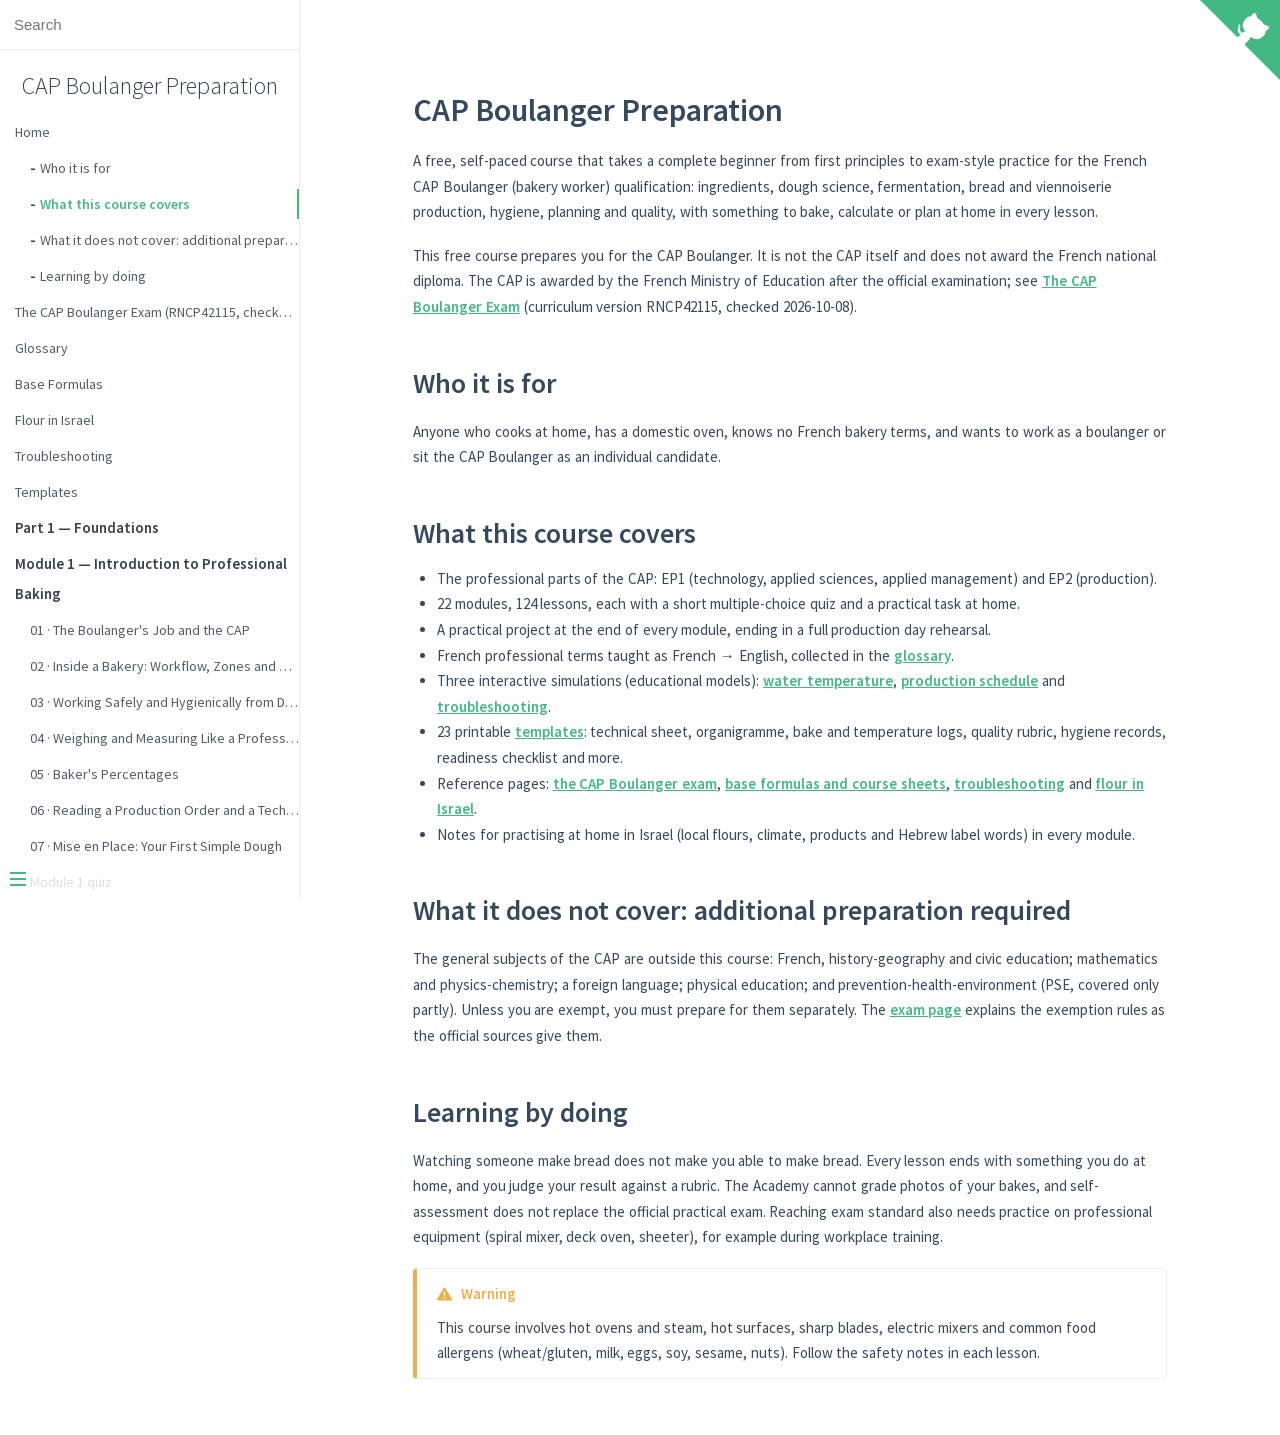
<file: index.html>
<!doctype html>
<html lang="en">
<head>
  <meta charset="utf-8">
  <meta name="viewport" content="width=device-width, initial-scale=1">
  <title>CAP Boulanger Preparation</title>
  <link rel="stylesheet" href="vendor/vue.css">
</head>
<body>
  <div id="app">Loading…</div>
  <script>
    window.$docsify = {
      name: "CAP Boulanger Preparation",
      repo: "tal-giladi/cap-boulanger-course",
      loadSidebar: "_site_sidebar.md",
      alias: { ".*/_site_sidebar.md": "/_site_sidebar.md" },
      subMaxLevel: 2,
      auto2top: true,
      relativePath: true,
      search: { depth: 3, placeholder: "Search" },
      mermaidConfig: { querySelector: ".mermaid" }
    };
  </script>
  <script src="vendor/docsify.min.js"></script>
  <script src="vendor/front-matter.min.js"></script>
  <script src="vendor/search.min.js"></script>
  <script src="vendor/docsify-plugin-flexible-alerts.min.js"></script>
  <script src="vendor/mermaid.min.js"></script>
  <script src="vendor/docsify-mermaid.js"></script>
  <script>mermaid.initialize({ startOnLoad: false });</script>
</body>
</html>
</file>
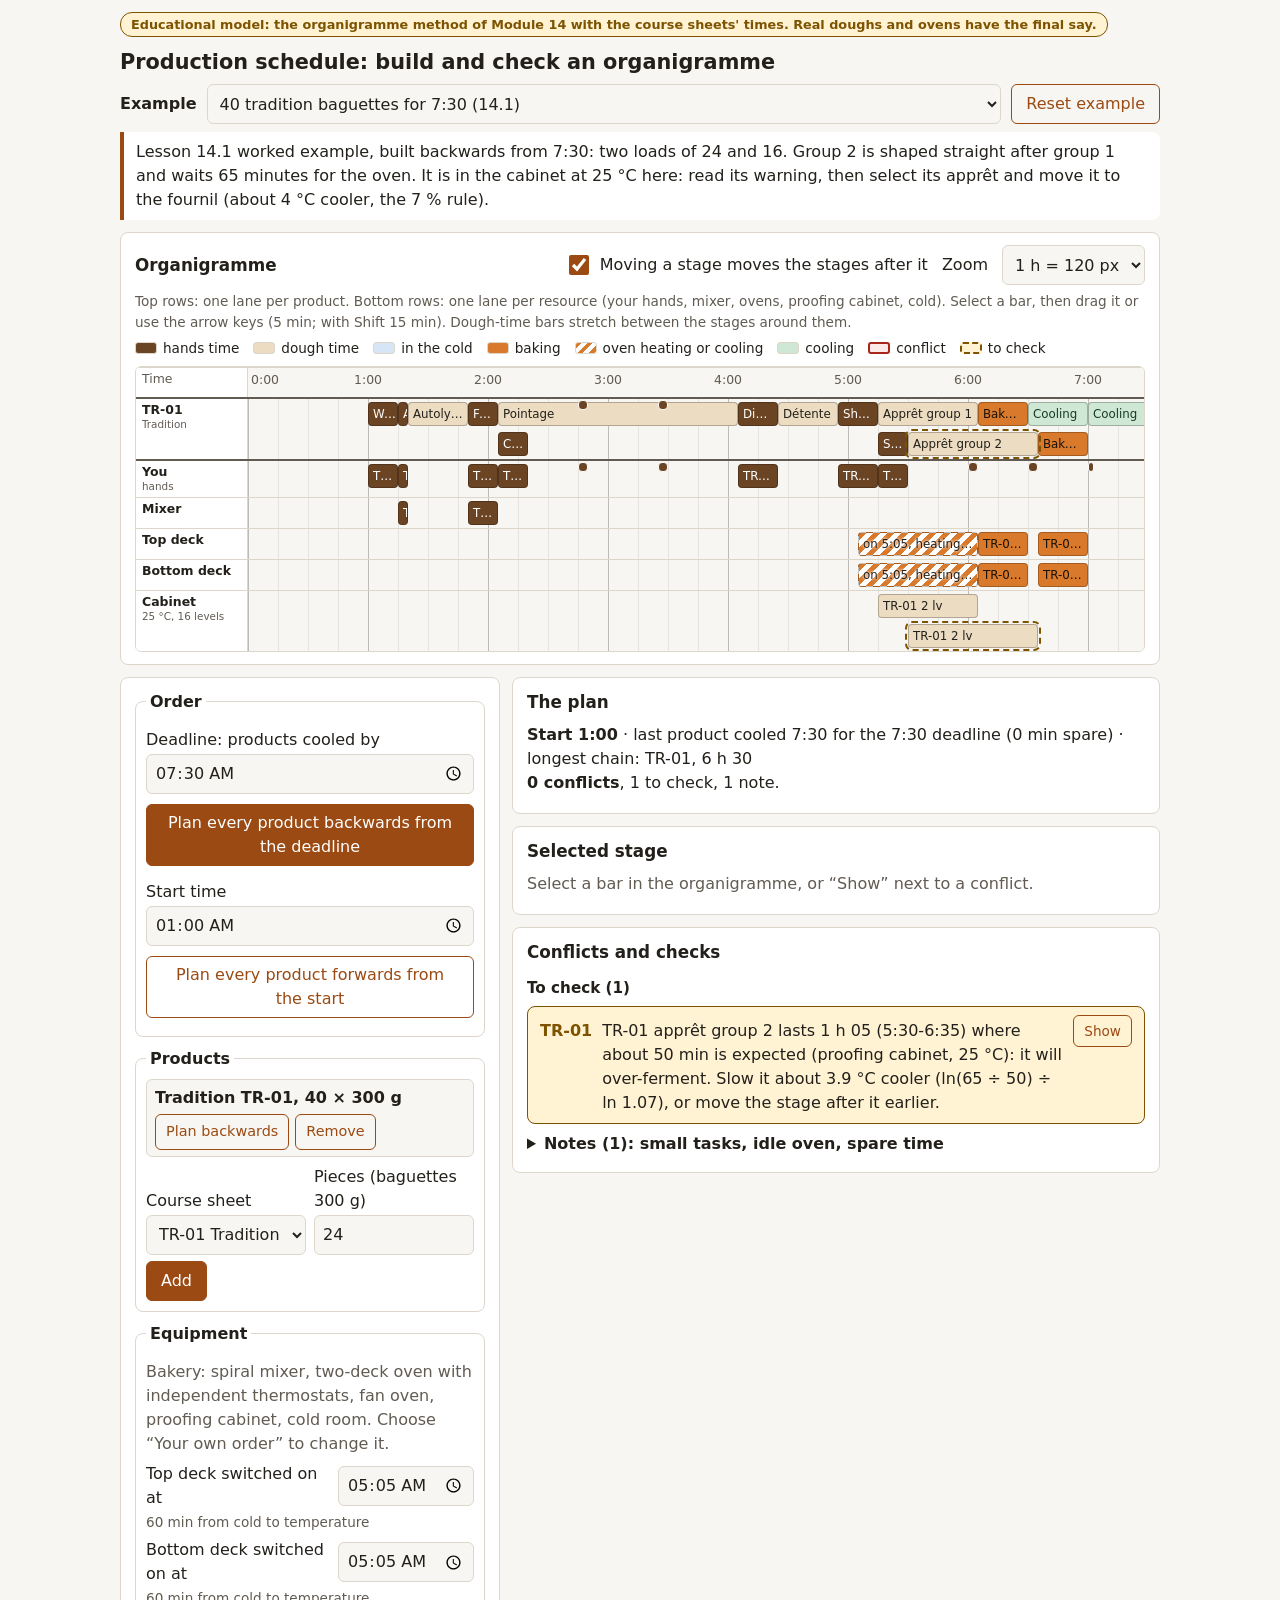
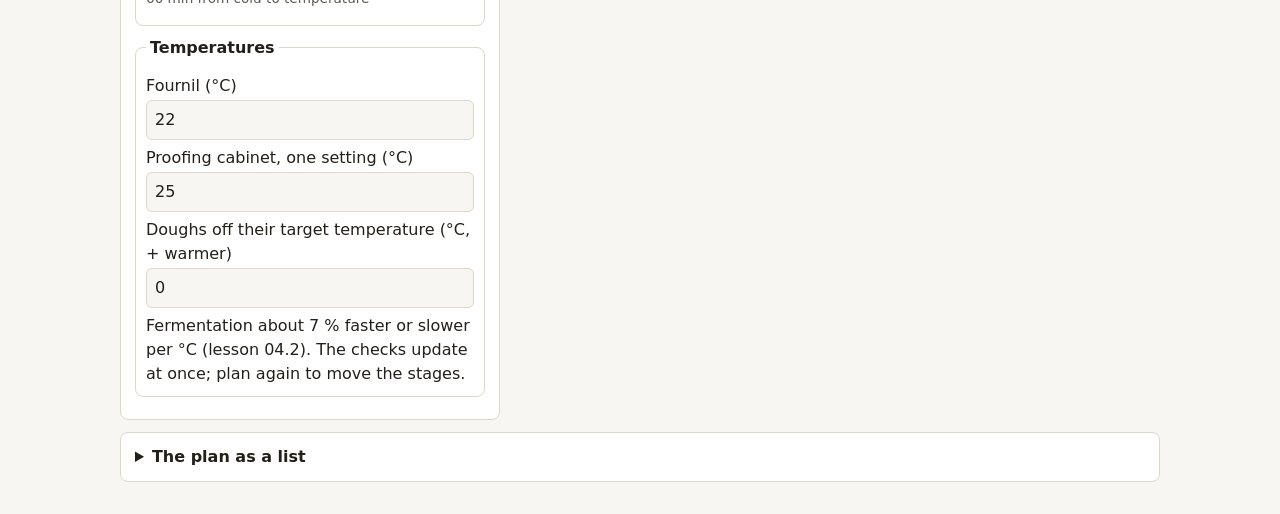
<file: simulations/production-schedule/index.html>
<!doctype html>
<html lang="en">
<head>
<meta charset="utf-8">
<meta name="viewport" content="width=device-width, initial-scale=1">
<title>Production schedule: the organigramme</title>
<link rel="stylesheet" href="../common/sim.css">
<link rel="stylesheet" href="production-schedule.css">
</head>
<body>
<main>
  <p class="sim-label" role="note">Educational model: the organigramme method of Module 14 with the course sheets' times. Real doughs and ovens have the final say.</p>
  <h1>Production schedule: build and check an organigramme</h1>

  <div class="preset-bar">
    <label for="preset">Example</label>
    <select id="preset"></select>
    <button type="button" id="reset" class="secondary">Reset example</button>
  </div>
  <div id="preset-note" class="preset-note"></div>

  <section class="panel" aria-labelledby="h-timeline">
    <div class="tl-toolbar">
      <h2 id="h-timeline">Organigramme</h2>
      <label class="check"><input type="checkbox" id="with-after" checked> Moving a stage moves the stages after it</label>
      <label for="zoom" class="zoom-label">Zoom</label>
      <select id="zoom">
        <option value="1">1 h = 60 px</option>
        <option value="1.5">1 h = 90 px</option>
        <option value="2" selected>1 h = 120 px</option>
        <option value="3">1 h = 180 px</option>
      </select>
    </div>
    <p class="muted small" id="tl-help">Top rows: one lane per product. Bottom rows: one lane per resource (your hands, mixer, ovens, proofing cabinet, cold). Select a bar, then drag it or use the arrow keys (5 min; with Shift 15 min). Dough-time bars stretch between the stages around them.</p>
    <ul class="legend" aria-label="Legend">
      <li><span class="sw k-hands"></span> hands time</li>
      <li><span class="sw k-dough"></span> dough time</li>
      <li><span class="sw k-cold"></span> in the cold</li>
      <li><span class="sw k-oven"></span> baking</li>
      <li><span class="sw k-heat"></span> oven heating or cooling</li>
      <li><span class="sw k-cool"></span> cooling</li>
      <li><span class="sw sw-bad"></span> conflict</li>
      <li><span class="sw sw-warn"></span> to check</li>
    </ul>
    <div class="tl-scroll" id="tl-scroll">
      <div id="timeline" class="tl" role="group" aria-labelledby="h-timeline" aria-describedby="tl-help"></div>
    </div>
  </section>

  <div class="grid side">
    <form id="form" class="panel" novalidate aria-label="Order and settings">
      <fieldset>
        <legend>Order</legend>
        <div class="field">
          <label for="deadline">Deadline: products cooled by</label>
          <input id="deadline" type="time" step="300">
        </div>
        <button type="button" id="plan-back">Plan every product backwards from the deadline</button>
        <div class="field">
          <label for="start">Start time</label>
          <input id="start" type="time" step="300">
        </div>
        <button type="button" id="plan-fwd" class="secondary">Plan every product forwards from the start</button>
      </fieldset>

      <fieldset>
        <legend>Products</legend>
        <ul id="products" class="products"></ul>
        <div class="add-row">
          <div class="field">
            <label for="add-sheet">Course sheet</label>
            <select id="add-sheet"></select>
          </div>
          <div class="field">
            <label for="add-qty" id="add-qty-label">Quantity</label>
            <input id="add-qty" type="number" min="1" step="1" inputmode="numeric">
          </div>
          <button type="button" id="add">Add</button>
        </div>
      </fieldset>

      <fieldset>
        <legend>Equipment</legend>
        <div class="field" id="equip-field">
          <label for="equipment">Kitchen</label>
          <select id="equipment">
            <option value="bakery">Bakery: spiral mixer, two-deck oven, fan oven, proofing cabinet</option>
            <option value="home">Home: by hand, one-tray oven, fridge</option>
          </select>
          <span class="hint" id="equip-hint">Changing it rebuilds every product from its sheet.</span>
        </div>
        <p id="equip-text" class="muted"></p>
        <div id="ovens"></div>
      </fieldset>

      <fieldset>
        <legend>Temperatures</legend>
        <div class="field">
          <label for="kitchen" id="kitchen-label">Fournil / kitchen (°C)</label>
          <input id="kitchen" type="number" step="0.5" inputmode="decimal" aria-describedby="temp-hint">
        </div>
        <div class="field" data-show="cabinet">
          <label for="cabinet">Proofing cabinet, one setting (°C)</label>
          <input id="cabinet" type="number" step="0.5" inputmode="decimal" aria-describedby="temp-hint">
        </div>
        <div class="field" data-show="ac">
          <label for="ac">Air-conditioned room (°C)</label>
          <input id="ac" type="number" step="0.5" inputmode="decimal" aria-describedby="temp-hint">
        </div>
        <div class="field">
          <label for="dough-off">Doughs off their target temperature (°C, + warmer)</label>
          <input id="dough-off" type="number" step="0.5" inputmode="decimal" aria-describedby="temp-hint">
        </div>
        <span class="hint" id="temp-hint">Fermentation about 7 % faster or slower per °C (lesson 04.2). The checks update at once; plan again to move the stages.</span>
      </fieldset>
    </form>

    <div class="results">
      <section class="panel" aria-labelledby="h-summary">
        <h2 id="h-summary">The plan</h2>
        <p id="summary" aria-live="polite" aria-atomic="true"></p>
      </section>

      <section class="panel" aria-labelledby="h-detail">
        <h2 id="h-detail">Selected stage</h2>
        <div id="detail"><p class="muted">Select a bar in the organigramme.</p></div>
      </section>

      <section class="panel" aria-labelledby="h-issues">
        <h2 id="h-issues">Conflicts and checks</h2>
        <div id="issues"></div>
      </section>
    </div>
  </div>

  <details class="panel list-panel">
    <summary>The plan as a list</summary>
    <div class="table-wrap">
      <table id="list">
        <caption class="visually-hidden">Every stage with its clock times</caption>
        <thead><tr><th scope="col">Product</th><th scope="col">Stage</th><th scope="col">From</th><th scope="col">To</th><th scope="col">Length</th><th scope="col">Where</th></tr></thead>
        <tbody></tbody>
      </table>
    </div>
  </details>
</main>
<script type="module" src="production-schedule.js"></script>
</body>
</html>
</file>
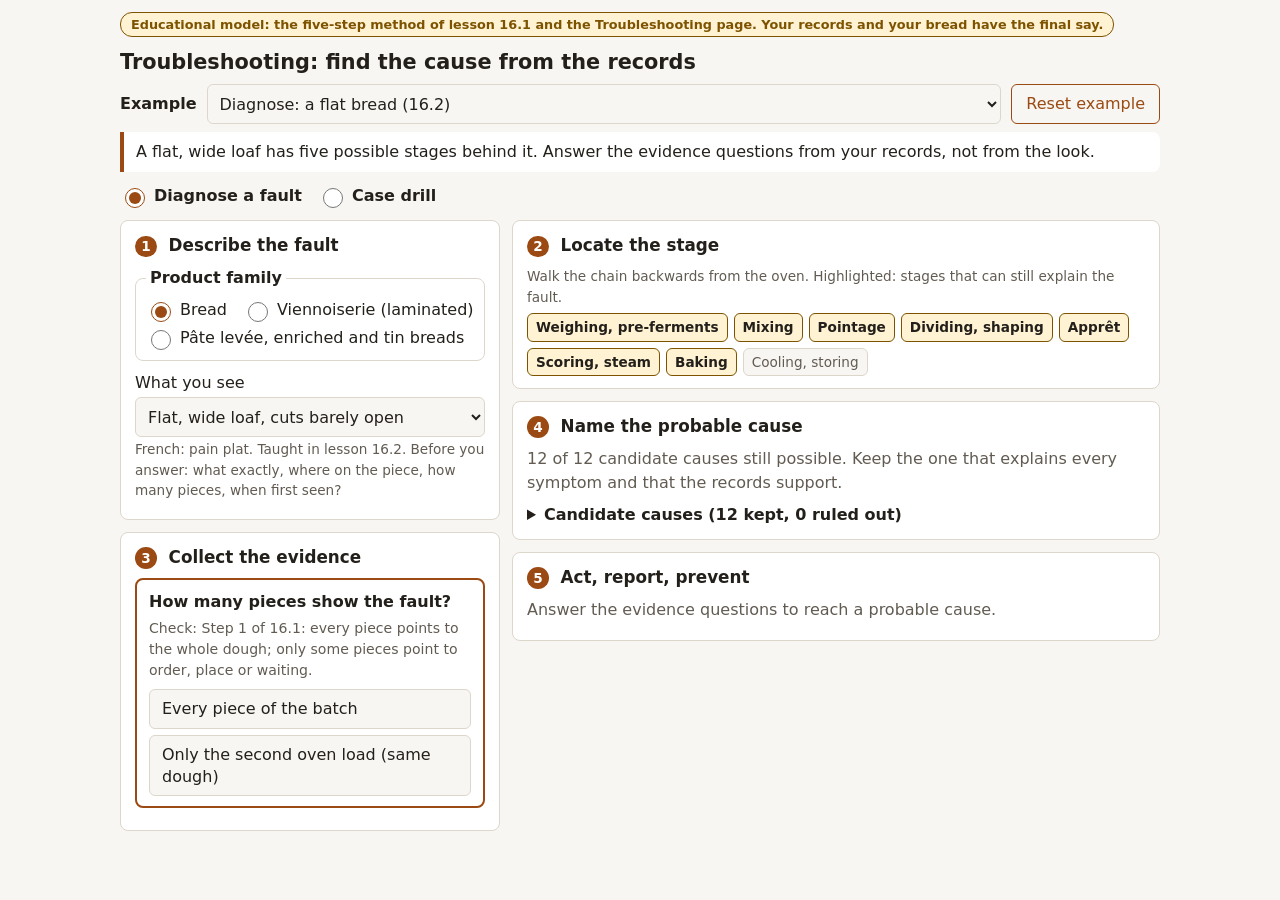
<file: simulations/troubleshooting/index.html>
<!doctype html>
<html lang="en">
<head>
<meta charset="utf-8">
<meta name="viewport" content="width=device-width, initial-scale=1">
<title>Troubleshooting: diagnose a bread or viennoiserie fault</title>
<link rel="stylesheet" href="../common/sim.css">
<link rel="stylesheet" href="troubleshooting.css">
</head>
<body>
<main>
  <p class="sim-label" role="note">Educational model: the five-step method of lesson 16.1 and the Troubleshooting page. Your records and your bread have the final say.</p>
  <h1>Troubleshooting: find the cause from the records</h1>

  <div class="preset-bar">
    <label for="preset">Example</label>
    <select id="preset"></select>
    <button type="button" id="reset" class="secondary">Reset example</button>
  </div>
  <div id="preset-note" class="preset-note"></div>

  <div class="radio-row mode-row" role="radiogroup" aria-label="Mode">
    <label><input type="radio" name="mode" value="diagnose" checked> Diagnose a fault</label>
    <label><input type="radio" name="mode" value="drill"> Case drill</label>
  </div>

  <!-- Mode 1: Diagnose -->
  <section id="diagnose" aria-label="Diagnose a fault">
    <div class="grid side">
      <div class="col">
        <form id="describe" class="panel" novalidate aria-labelledby="h-describe">
          <h2 id="h-describe"><span class="step">1</span> Describe the fault</h2>
          <fieldset>
            <legend>Product family</legend>
            <div class="radio-row" id="families"></div>
          </fieldset>
          <div class="field">
            <label for="symptom">What you see</label>
            <select id="symptom" aria-describedby="symptom-hint"></select>
            <span class="hint" id="symptom-hint"></span>
          </div>
        </form>

        <section class="panel" aria-labelledby="h-evidence">
          <h2 id="h-evidence"><span class="step">3</span> Collect the evidence</h2>
          <ol id="trail" class="trail" aria-label="Your answers"></ol>
          <div id="question"></div>
          <button type="button" id="restart" class="secondary">Start the questions again</button>
        </section>
      </div>

      <div class="results">
        <section class="panel" aria-labelledby="h-locate">
          <h2 id="h-locate"><span class="step">2</span> Locate the stage</h2>
          <p class="muted small" id="locate-help">Walk the chain backwards from the oven. Highlighted: stages that can still explain the fault.</p>
          <ol id="chain" class="chain" aria-describedby="locate-help"></ol>
        </section>

        <section class="panel" aria-labelledby="h-cause">
          <h2 id="h-cause" tabindex="-1"><span class="step">4</span> Name the probable cause</h2>
          <div id="cause" aria-live="polite"></div>
          <details class="candidates" id="cand-wrap">
            <summary id="cand-summary">Candidate causes</summary>
            <ul id="candidates"></ul>
          </details>
        </section>

        <section class="panel" aria-labelledby="h-act">
          <h2 id="h-act"><span class="step">5</span> Act, report, prevent</h2>
          <div id="act"><p class="muted">Answer the evidence questions to reach a probable cause.</p></div>
        </section>
      </div>
    </div>
  </section>

  <!-- Mode 2: Case drill -->
  <section id="drill" aria-label="Case drill" hidden>
    <div class="drill-bar">
      <label for="case">Case</label>
      <select id="case"></select>
      <button type="button" id="prev-case" class="secondary" aria-label="Previous case">Previous</button>
      <button type="button" id="next-case" class="secondary" aria-label="Next case">Next</button>
      <span id="score" class="score" aria-live="polite"></span>
    </div>

    <div class="grid side">
      <section class="panel" aria-labelledby="case-title">
        <h2 id="case-title"></h2>
        <p id="case-family" class="muted small"></p>
        <p id="case-story"></p>
        <div class="table-wrap">
          <table id="case-records">
            <caption class="visually-hidden">Production records</caption>
            <thead></thead>
            <tbody></tbody>
          </table>
        </div>
      </section>

      <div class="results">
        <form id="case-form" class="panel" novalidate>
          <fieldset>
            <legend>Probable cause</legend>
            <div id="case-options" class="options"></div>
          </fieldset>
          <button type="submit" id="check">Check my diagnosis</button>
          <p id="case-error" class="flag warn" role="alert" hidden>Choose one cause first.</p>
        </form>
        <section class="panel" aria-labelledby="h-feedback">
          <h2 id="h-feedback" tabindex="-1">Feedback</h2>
          <div id="feedback" aria-live="polite"><p class="muted">Choose a cause and check it.</p></div>
        </section>
      </div>
    </div>
  </section>
</main>
<script type="module" src="troubleshooting.js"></script>
</body>
</html>
</file>
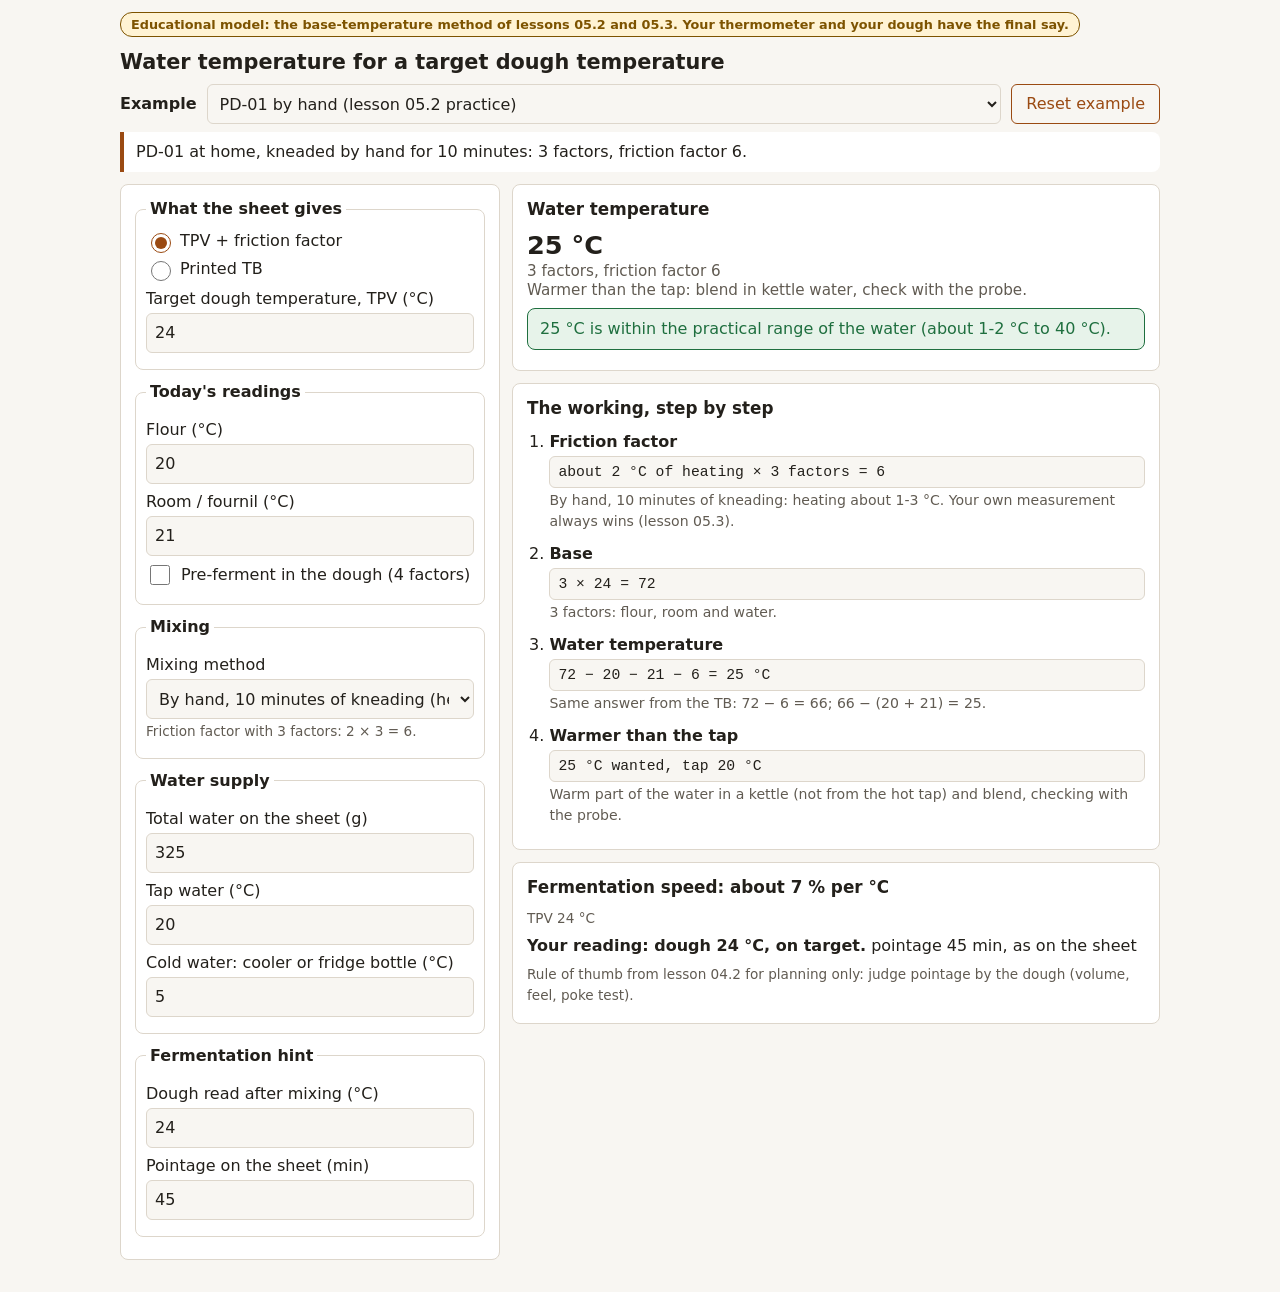
<file: simulations/water-temperature/index.html>
<!doctype html>
<html lang="en">
<head>
<meta charset="utf-8">
<meta name="viewport" content="width=device-width, initial-scale=1">
<title>Water temperature: base-temperature method</title>
<link rel="stylesheet" href="../common/sim.css">
<link rel="stylesheet" href="water-temperature.css">
</head>
<body>
<main>
  <p class="sim-label" role="note">Educational model: the base-temperature method of lessons 05.2 and 05.3. Your thermometer and your dough have the final say.</p>
  <h1>Water temperature for a target dough temperature</h1>

  <div class="preset-bar">
    <label for="preset">Example</label>
    <select id="preset"></select>
    <button type="button" id="reset" class="secondary">Reset example</button>
  </div>
  <div id="preset-note" class="preset-note"></div>

  <div class="grid side">
    <form id="form" class="panel" novalidate aria-label="Inputs">
      <fieldset>
        <legend>What the sheet gives</legend>
        <div class="radio-row" role="radiogroup" aria-label="Calculation">
          <label><input type="radio" name="mode" value="tpv" checked> TPV + friction factor</label>
          <label><input type="radio" name="mode" value="tb"> Printed TB</label>
        </div>
        <div class="field">
          <label for="tpv">Target dough temperature, TPV (°C)</label>
          <input id="tpv" type="number" step="0.5" inputmode="decimal">
          <span class="hint" id="tpv-hint" hidden>With a printed TB, the TPV is only used for the fermentation hint.</span>
        </div>
        <div class="field" data-show="tb">
          <label for="tb">Base temperature on the sheet, TB (°C)</label>
          <input id="tb" type="number" step="1" inputmode="decimal" aria-describedby="tb-hint">
          <span class="hint" id="tb-hint">Friction is already inside the TB.</span>
        </div>
      </fieldset>

      <fieldset>
        <legend>Today's readings</legend>
        <div class="field">
          <label for="flour">Flour (°C)</label>
          <input id="flour" type="number" step="0.5" inputmode="decimal">
        </div>
        <div class="field">
          <label for="room">Room / fournil (°C)</label>
          <input id="room" type="number" step="0.5" inputmode="decimal">
        </div>
        <div class="check">
          <input id="preferment" type="checkbox">
          <label for="preferment">Pre-ferment in the dough (4 factors)</label>
        </div>
        <div class="field" data-show="preferment">
          <label for="prefermentTemp">Pre-ferment (°C)</label>
          <input id="prefermentTemp" type="number" step="0.5" inputmode="decimal">
        </div>
      </fieldset>

      <fieldset data-show="tpv">
        <legend>Mixing</legend>
        <div class="field">
          <label for="method">Mixing method</label>
          <select id="method" aria-describedby="method-hint"></select>
          <span class="hint" id="method-hint"></span>
        </div>
        <div class="field" data-show="custom">
          <label for="friction">Your friction factor</label>
          <input id="friction" type="number" step="0.5" inputmode="decimal" aria-describedby="friction-hint">
          <span class="hint" id="friction-hint"></span>
        </div>
      </fieldset>

      <fieldset>
        <legend>Water supply</legend>
        <div class="field">
          <label for="waterWeight">Total water on the sheet (g)</label>
          <input id="waterWeight" type="number" step="1" min="0" inputmode="numeric">
        </div>
        <div class="field">
          <label for="tap">Tap water (°C)</label>
          <input id="tap" type="number" step="0.5" inputmode="decimal">
        </div>
        <div class="field">
          <label for="cold">Cold water: cooler or fridge bottle (°C)</label>
          <input id="cold" type="number" step="0.5" inputmode="decimal">
        </div>
      </fieldset>

      <fieldset>
        <legend>Fermentation hint</legend>
        <div class="field">
          <label for="reading">Dough read after mixing (°C)</label>
          <input id="reading" type="number" step="0.1" inputmode="decimal">
        </div>
        <div class="field">
          <label for="pointage">Pointage on the sheet (min)</label>
          <input id="pointage" type="number" step="5" min="0" inputmode="numeric">
        </div>
      </fieldset>
    </form>

    <div class="results">
      <section class="panel" aria-labelledby="h-result">
        <h2 id="h-result">Water temperature</h2>
        <p class="big" id="answer" aria-live="polite" aria-atomic="true"></p>
        <div id="flags"></div>
        <p id="error" class="flag bad" role="alert" hidden></p>
      </section>

      <section class="panel" aria-labelledby="h-steps">
        <h2 id="h-steps">The working, step by step</h2>
        <ol id="steps" class="steps"></ol>
      </section>

      <section class="panel" aria-labelledby="h-ferm">
        <h2 id="h-ferm">Fermentation speed: about 7 % per °C</h2>
        <div id="ferm"></div>
        <p class="muted small">Rule of thumb from lesson 04.2 for planning only: judge pointage by the dough (volume, feel, poke test).</p>
      </section>
    </div>
  </div>
</main>
<script type="module" src="water-temperature.js"></script>
</body>
</html>
</file>
<file: vendor/vue.css>
@import url("fonts/fonts.css");*{-webkit-font-smoothing:antialiased;-webkit-overflow-scrolling:touch;-webkit-tap-highlight-color:rgba(0,0,0,0);-webkit-text-size-adjust:none;-webkit-touch-callout:none;box-sizing:border-box}body:not(.ready){overflow:hidden}body:not(.ready) .app-nav,body:not(.ready)>nav,body:not(.ready) [data-cloak]{display:none}div#app{font-size:30px;font-weight:lighter;margin:40vh auto;text-align:center}div#app:empty:before{content:"Loading..."}img.emoji{height:1.2em}img.emoji,span.emoji{vertical-align:middle}span.emoji{font-family:Apple Color Emoji,Segoe UI Emoji,Segoe UI Symbol,Noto Color Emoji;font-size:1.2em}.progress{background-color:#42b983;background-color:var(--theme-color,#42b983);height:2px;left:0;position:fixed;right:0;top:0;transition:width .2s,opacity .4s;width:0;z-index:999999}.search .search-keyword,.search a:hover{color:#42b983;color:var(--theme-color,#42b983)}.search .search-keyword{font-style:normal;font-weight:700}body,html{height:100%}body{-moz-osx-font-smoothing:grayscale;-webkit-font-smoothing:antialiased;color:#34495e;font-family:Source Sans Pro,Helvetica Neue,Arial,sans-serif;font-size:15px;letter-spacing:0;margin:0;overflow-x:hidden}img{max-width:100%}a[disabled]{cursor:not-allowed;opacity:.6}kbd{border:1px solid #ccc;border-radius:3px;display:inline-block;font-size:12px!important;line-height:12px;margin-bottom:3px;padding:3px 5px;vertical-align:middle}li input[type=checkbox]{margin:0 .2em .25em 0;vertical-align:middle}.app-nav{margin:25px 60px 0 0;position:absolute;right:0;text-align:right;z-index:10}.app-nav.no-badge{margin-right:25px}.app-nav p{margin:0}.app-nav>a{margin:0 1rem;padding:5px 0}.app-nav li,.app-nav ul{display:inline-block;list-style:none;margin:0}.app-nav a{color:inherit;font-size:16px;text-decoration:none;transition:color .3s}.app-nav a.active,.app-nav a:hover{color:#42b983;color:var(--theme-color,#42b983)}.app-nav a.active{border-bottom:2px solid #42b983;border-bottom:2px solid var(--theme-color,#42b983)}.app-nav li{display:inline-block;margin:0 1rem;padding:5px 0;position:relative;cursor:pointer}.app-nav li ul{background-color:#fff;border:1px solid;border-color:#ddd #ddd #ccc;border-radius:4px;box-sizing:border-box;display:none;max-height:calc(100vh - 61px);overflow-y:auto;padding:10px 0;position:absolute;right:-15px;text-align:left;top:100%;white-space:nowrap}.app-nav li ul li{display:block;font-size:14px;line-height:1rem;margin:8px 14px;white-space:nowrap}.app-nav li ul a{display:block;font-size:inherit;margin:0;padding:0}.app-nav li ul a.active{border-bottom:0}.app-nav li:hover ul{display:block}.github-corner{border-bottom:0;position:fixed;right:0;text-decoration:none;top:0;z-index:1}.github-corner:hover .octo-arm{animation:octocat-wave .56s ease-in-out}.github-corner svg{color:#fff;fill:#42b983;fill:var(--theme-color,#42b983);height:80px;width:80px}main{display:block;position:relative;width:100vw;height:100%;z-index:0}main.hidden{display:none}.anchor{display:inline-block;text-decoration:none;transition:all .3s}.anchor span{color:#34495e}.anchor:hover{text-decoration:underline}.sidebar{border-right:1px solid rgba(0,0,0,.07);overflow-y:auto;padding:40px 0 0;position:absolute;top:0;bottom:0;left:0;transition:transform .25s ease-out;width:300px;z-index:20}.sidebar>h1{margin:0 auto 1rem;font-size:1.5rem;font-weight:300;text-align:center}.sidebar>h1 a{color:inherit;text-decoration:none}.sidebar>h1 .app-nav{display:block;position:static}.sidebar .sidebar-nav{line-height:2em;padding-bottom:40px}.sidebar li.collapse .app-sub-sidebar{display:none}.sidebar ul{margin:0 0 0 15px;padding:0}.sidebar li>p{font-weight:700;margin:0}.sidebar ul,.sidebar ul li{list-style:none}.sidebar ul li a{border-bottom:none;display:block}.sidebar ul li ul{padding-left:20px}.sidebar::-webkit-scrollbar{width:4px}.sidebar::-webkit-scrollbar-thumb{background:transparent;border-radius:4px}.sidebar:hover::-webkit-scrollbar-thumb{background:hsla(0,0%,53.3%,.4)}.sidebar:hover::-webkit-scrollbar-track{background:hsla(0,0%,53.3%,.1)}.sidebar-toggle{background-color:transparent;background-color:hsla(0,0%,100%,.8);border:0;outline:none;padding:10px;position:absolute;bottom:0;left:0;text-align:center;transition:opacity .3s;width:284px;z-index:30;cursor:pointer}.sidebar-toggle:hover .sidebar-toggle-button{opacity:.4}.sidebar-toggle span{background-color:#42b983;background-color:var(--theme-color,#42b983);display:block;margin-bottom:4px;width:16px;height:2px}body.sticky .sidebar,body.sticky .sidebar-toggle{position:fixed}.content{padding-top:60px;position:absolute;top:0;right:0;bottom:0;left:300px;transition:left .25s ease}.markdown-section{margin:0 auto;max-width:80%;padding:30px 15px 40px;position:relative}.markdown-section>*{box-sizing:border-box;font-size:inherit}.markdown-section>:first-child{margin-top:0!important}.markdown-section hr{border:none;border-bottom:1px solid #eee;margin:2em 0}.markdown-section iframe{border:1px solid #eee;width:1px;min-width:100%}.markdown-section table{border-collapse:collapse;border-spacing:0;display:block;margin-bottom:1rem;overflow:auto;width:100%}.markdown-section th{font-weight:700}.markdown-section td,.markdown-section th{border:1px solid #ddd;padding:6px 13px}.markdown-section tr{border-top:1px solid #ccc}.markdown-section p.tip,.markdown-section tr:nth-child(2n){background-color:#f8f8f8}.markdown-section p.tip{border-bottom-right-radius:2px;border-left:4px solid #f66;border-top-right-radius:2px;margin:2em 0;padding:12px 24px 12px 30px;position:relative}.markdown-section p.tip:before{background-color:#f66;border-radius:100%;color:#fff;content:"!";font-family:Dosis,Source Sans Pro,Helvetica Neue,Arial,sans-serif;font-size:14px;font-weight:700;left:-12px;line-height:20px;position:absolute;height:20px;width:20px;text-align:center;top:14px}.markdown-section p.tip code{background-color:#efefef}.markdown-section p.tip em{color:#34495e}.markdown-section p.warn{background:rgba(66,185,131,.1);border-radius:2px;padding:1rem}.markdown-section ul.task-list>li{list-style-type:none}body.close .sidebar{transform:translateX(-300px)}body.close .sidebar-toggle{width:auto}body.close .content{left:0}@media print{.app-nav,.github-corner,.sidebar,.sidebar-toggle{display:none}}@media screen and (max-width:768px){.github-corner,.sidebar,.sidebar-toggle{position:fixed}.app-nav{margin-top:16px}.app-nav li ul{top:30px}main{height:auto;min-height:100vh;overflow-x:hidden}.sidebar{left:-300px;transition:transform .25s ease-out}.content{left:0;max-width:100vw;position:static;padding-top:20px;transition:transform .25s ease}.app-nav,.github-corner{transition:transform .25s ease-out}.sidebar-toggle{background-color:transparent;width:auto;padding:30px 30px 10px 10px}body.close .sidebar{transform:translateX(300px)}body.close .sidebar-toggle{background-color:hsla(0,0%,100%,.8);transition:background-color 1s;width:284px;padding:10px}body.close .content{transform:translateX(300px)}body.close .app-nav,body.close .github-corner{display:none}.github-corner:hover .octo-arm{animation:none}.github-corner .octo-arm{animation:octocat-wave .56s ease-in-out}}@keyframes octocat-wave{0%,to{transform:rotate(0)}20%,60%{transform:rotate(-25deg)}40%,80%{transform:rotate(10deg)}}section.cover{position:relative;align-items:center;background-position:50%;background-repeat:no-repeat;background-size:cover;min-height:100vh;width:100%;display:none}section.cover.show{display:flex}section.cover.has-mask .mask{background-color:#fff;opacity:.8;position:absolute;top:0;bottom:0;width:100%}section.cover .cover-main{flex:1;margin:0 16px;text-align:center;position:relative}section.cover a{color:inherit}section.cover a,section.cover a:hover{text-decoration:none}section.cover p{line-height:1.5rem;margin:1em 0}section.cover h1{color:inherit;font-size:2.5rem;font-weight:300;margin:.625rem 0 2.5rem;position:relative;text-align:center}section.cover h1 a{display:block}section.cover h1 small{bottom:-.4375rem;font-size:1rem;position:absolute}section.cover blockquote{font-size:1.5rem;text-align:center}section.cover ul{line-height:1.8;list-style-type:none;margin:1em auto;max-width:500px;padding:0}section.cover .cover-main>p:last-child a{border-radius:2rem;border:1px solid #42b983;border-color:var(--theme-color,#42b983);box-sizing:border-box;color:#42b983;color:var(--theme-color,#42b983);display:inline-block;font-size:1.05rem;letter-spacing:.1rem;margin:.5rem 1rem;padding:.75em 2rem;text-decoration:none;transition:all .15s ease}section.cover .cover-main>p:last-child a:last-child{background-color:#42b983;background-color:var(--theme-color,#42b983);color:#fff}section.cover .cover-main>p:last-child a:last-child:hover{color:inherit;opacity:.8}section.cover .cover-main>p:last-child a:hover{color:inherit}section.cover blockquote>p>a{border-bottom:2px solid #42b983;border-bottom:2px solid var(--theme-color,#42b983);transition:color .3s}section.cover blockquote>p>a:hover{color:#42b983;color:var(--theme-color,#42b983)}.sidebar,body{background-color:#fff}.sidebar{color:#364149}.sidebar li{margin:6px 0}.sidebar ul li a{color:#505d6b;font-size:14px;font-weight:400;overflow:hidden;text-decoration:none;text-overflow:ellipsis;white-space:nowrap}.sidebar ul li a:hover{text-decoration:underline}.sidebar ul li ul{padding:0}.sidebar ul li.active>a{border-right:2px solid;color:#42b983;color:var(--theme-color,#42b983);font-weight:600}.app-sub-sidebar li:before{content:"-";padding-right:4px;float:left}.markdown-section h1,.markdown-section h2,.markdown-section h3,.markdown-section h4,.markdown-section strong{color:#2c3e50;font-weight:600}.markdown-section a{color:#42b983;color:var(--theme-color,#42b983);font-weight:600}.markdown-section h1{font-size:2rem;margin:0 0 1rem}.markdown-section h2{font-size:1.75rem;margin:45px 0 .8rem}.markdown-section h3{font-size:1.5rem;margin:40px 0 .6rem}.markdown-section h4{font-size:1.25rem}.markdown-section h5{font-size:1rem}.markdown-section h6{color:#777;font-size:1rem}.markdown-section figure,.markdown-section p{margin:1.2em 0}.markdown-section ol,.markdown-section p,.markdown-section ul{line-height:1.6rem;word-spacing:.05rem}.markdown-section ol,.markdown-section ul{padding-left:1.5rem}.markdown-section blockquote{border-left:4px solid #42b983;border-left:4px solid var(--theme-color,#42b983);color:#858585;margin:2em 0;padding-left:20px}.markdown-section blockquote p{font-weight:600;margin-left:0}.markdown-section iframe{margin:1em 0}.markdown-section em{color:#7f8c8d}.markdown-section code,.markdown-section output:after,.markdown-section pre{font-family:Roboto Mono,Monaco,courier,monospace}.markdown-section code,.markdown-section pre{background-color:#f8f8f8}.markdown-section output,.markdown-section pre{margin:1.2em 0;position:relative}.markdown-section output,.markdown-section pre>code{border-radius:2px;display:block}.markdown-section output:after,.markdown-section pre>code{-moz-osx-font-smoothing:initial;-webkit-font-smoothing:initial}.markdown-section code{border-radius:2px;color:#e96900;margin:0 2px;padding:3px 5px;white-space:pre-wrap}.markdown-section>:not(h1):not(h2):not(h3):not(h4):not(h5):not(h6) code{font-size:.8rem}.markdown-section pre{padding:0 1.4rem;line-height:1.5rem;overflow:auto;word-wrap:normal}.markdown-section pre>code{color:#525252;font-size:.8rem;padding:2.2em 5px;line-height:inherit;margin:0 2px;max-width:inherit;overflow:inherit;white-space:inherit}.markdown-section output{padding:1.7rem 1.4rem;border:1px dotted #ccc}.markdown-section output>:first-child{margin-top:0}.markdown-section output>:last-child{margin-bottom:0}.markdown-section code:after,.markdown-section code:before,.markdown-section output:after,.markdown-section output:before{letter-spacing:.05rem}.markdown-section output:after,.markdown-section pre:after{color:#ccc;font-size:.6rem;font-weight:600;height:15px;line-height:15px;padding:5px 10px 0;position:absolute;right:0;text-align:right;top:0;content:attr(data-lang)}.token.cdata,.token.comment,.token.doctype,.token.prolog{color:#8e908c}.token.namespace{opacity:.7}.token.boolean,.token.number{color:#c76b29}.token.punctuation{color:#525252}.token.property{color:#c08b30}.token.tag{color:#2973b7}.token.string{color:#42b983;color:var(--theme-color,#42b983)}.token.selector{color:#6679cc}.token.attr-name{color:#2973b7}.language-css .token.string,.style .token.string,.token.entity,.token.url{color:#22a2c9}.token.attr-value,.token.control,.token.directive,.token.unit{color:#42b983;color:var(--theme-color,#42b983)}.token.function,.token.keyword{color:#e96900}.token.atrule,.token.regex,.token.statement{color:#22a2c9}.token.placeholder,.token.variable{color:#3d8fd1}.token.deleted{text-decoration:line-through}.token.inserted{border-bottom:1px dotted #202746;text-decoration:none}.token.italic{font-style:italic}.token.bold,.token.important{font-weight:700}.token.important{color:#c94922}.token.entity{cursor:help}code .token{-moz-osx-font-smoothing:initial;-webkit-font-smoothing:initial;min-height:1.5rem;position:relative;left:auto}
</file>
<file: simulations/common/sim.css>
/* Shared look for the CAP Boulanger simulations. System fonts only, no network; light and dark. */
:root {
  --bg: #f8f6f2;
  --panel: #ffffff;
  --ink: #23201b;
  --muted: #615b52;
  --line: #ddd6cb;
  --accent: #9a4a12;
  --accent-ink: #ffffff;
  --good: #1f6f3f;
  --bad: #a8251c;
  --warn: #7d5300;
  --good-bg: #e7f3ea;
  --bad-bg: #fbeae7;
  --warn-bg: #fff3d4;
  --cold: #1d5fa8;
  --cold-bg: #e6f0fb;
  --focus: #e08a00;
  --radius: 8px;
  color-scheme: light dark;
}
@media (prefers-color-scheme: dark) {
  :root {
    --bg: #17150f;
    --panel: #221f19;
    --ink: #ece7de;
    --muted: #b0a899;
    --line: #3d382f;
    --accent: #f0a066;
    --accent-ink: #1a1208;
    --good: #79d39b;
    --bad: #ff8f84;
    --warn: #f0c45a;
    --good-bg: #183324;
    --bad-bg: #3e1d1a;
    --warn-bg: #3a3012;
    --cold: #8cc0ff;
    --cold-bg: #172a40;
  }
}

* { box-sizing: border-box; }
html { -webkit-text-size-adjust: 100%; }
body {
  margin: 0;
  padding: 12px 16px 32px;
  background: var(--bg);
  color: var(--ink);
  font: 16px/1.5 system-ui, -apple-system, "Segoe UI", Roboto, "Helvetica Neue", Arial, sans-serif;
}
main { max-width: 1040px; margin: 0 auto; }
h1 { font-size: 1.3rem; margin: 6px 0 4px; line-height: 1.3; }
h2 { font-size: 1.05rem; margin: 0 0 8px; }
h3 { font-size: 0.95rem; margin: 12px 0 6px; }
p { margin: 6px 0; }
small, .muted { color: var(--muted); }

.sim-label {
  display: inline-block;
  margin: 0 0 6px;
  padding: 2px 10px;
  border: 1px solid var(--warn);
  border-radius: 12px;
  background: var(--warn-bg);
  color: var(--warn);
  font-size: 0.8rem;
  font-weight: 600;
}

.preset-note {
  border-left: 4px solid var(--accent);
  background: var(--panel);
  padding: 8px 12px;
  margin: 8px 0 12px;
  border-radius: 0 var(--radius) var(--radius) 0;
}
.preset-note:empty { display: none; }

.panel {
  background: var(--panel);
  border: 1px solid var(--line);
  border-radius: var(--radius);
  padding: 12px 14px;
  min-width: 0;
}

.grid { display: grid; gap: 12px; }
@media (min-width: 760px) {
  .grid.side { grid-template-columns: minmax(280px, 380px) 1fr; align-items: start; }
}

fieldset { border: 1px solid var(--line); border-radius: var(--radius); margin: 0 0 10px; padding: 8px 10px 10px; min-width: 0; }
legend { font-weight: 600; padding: 0 4px; }
.field { display: grid; gap: 2px; margin: 6px 0; }
.field > label { font-weight: 500; }
.field .hint { font-size: 0.85rem; color: var(--muted); }
.check { display: flex; gap: 8px; align-items: center; margin: 6px 0; }
.radio-row { display: flex; flex-wrap: wrap; gap: 4px 16px; }
.radio-row label { display: flex; gap: 6px; align-items: center; }

input[type="number"], select {
  font: inherit;
  color: var(--ink);
  background: var(--bg);
  border: 1px solid var(--line);
  border-radius: 6px;
  padding: 6px 8px;
  min-height: 40px;
  width: 100%;
  max-width: 100%;
}
input[type="checkbox"], input[type="radio"] { width: 20px; height: 20px; accent-color: var(--accent); }

button {
  font: inherit;
  min-height: 40px;
  padding: 6px 14px;
  border-radius: 6px;
  border: 1px solid var(--accent);
  background: var(--accent);
  color: var(--accent-ink);
  cursor: pointer;
}
button.secondary { background: transparent; color: var(--accent); }

:focus-visible { outline: 3px solid var(--focus); outline-offset: 2px; }

.flag { border-radius: var(--radius); padding: 8px 12px; margin: 8px 0; border: 1px solid; }
.flag.good { color: var(--good); background: var(--good-bg); border-color: var(--good); }
.flag.bad { color: var(--bad); background: var(--bad-bg); border-color: var(--bad); }
.flag.warn { color: var(--warn); background: var(--warn-bg); border-color: var(--warn); }
.flag.cold { color: var(--cold); background: var(--cold-bg); border-color: var(--cold); }
.flag p { color: var(--ink); }

.visually-hidden {
  position: absolute; width: 1px; height: 1px; padding: 0; margin: -1px;
  overflow: hidden; clip: rect(0 0 0 0); white-space: nowrap; border: 0;
}

@media (prefers-reduced-motion: reduce) {
  * { transition: none !important; animation: none !important; }
}
</file>
<file: simulations/production-schedule/production-schedule.css>
/* Production schedule: organigramme timeline. Bar colours follow the Module 14 diagrams:
   dark = hands time, light = dough time, orange = oven, green = cooling. */
:root {
  --k-hands: #6b4423;
  --k-hands-ink: #ffffff;
  --k-dough: #ecdcc2;
  --k-dough-ink: #23201b;
  --k-cold: #d6e6f7;
  --k-cold-ink: #16324f;
  --k-oven: #d9792b;
  --k-oven-ink: #1a1208;
  --k-cool: #cfe8d5;
  --k-cool-ink: #173b22;
  --grid: rgba(0, 0, 0, 0.07);
  --grid-hour: rgba(0, 0, 0, 0.18);
  --row-h: 30px;
  --label-w: 112px;
}
@media (prefers-color-scheme: dark) {
  :root {
    --k-hands: #c98d5a;
    --k-hands-ink: #1a1208;
    --k-dough: #4a3d2c;
    --k-dough-ink: #ece7de;
    --k-cold: #1d3550;
    --k-cold-ink: #d6e8ff;
    --k-oven: #f0a066;
    --k-oven-ink: #1a1208;
    --k-cool: #24452f;
    --k-cool-ink: #d7f2df;
    --grid: rgba(255, 255, 255, 0.07);
    --grid-hour: rgba(255, 255, 255, 0.2);
  }
}

[hidden] { display: none !important; }
.small { font-size: 0.85rem; }

.preset-bar { display: flex; flex-wrap: wrap; gap: 6px 10px; align-items: center; margin: 8px 0 4px; }
.preset-bar label { font-weight: 600; }
.preset-bar select { width: auto; flex: 1 1 220px; }
.preset-bar button { flex: 0 0 auto; }

.grid.side { margin-top: 12px; }
.results { display: grid; gap: 12px; min-width: 0; }

input[type="time"] {
  font: inherit;
  color: var(--ink);
  background: var(--bg);
  border: 1px solid var(--line);
  border-radius: 6px;
  padding: 6px 8px;
  min-height: 40px;
  width: 100%;
}
fieldset > button { width: 100%; margin: 4px 0 8px; }

/* Toolbar and legend */
.tl-toolbar { display: flex; flex-wrap: wrap; gap: 6px 14px; align-items: center; }
.tl-toolbar h2 { margin: 0; flex: 1 1 auto; }
.tl-toolbar .check { margin: 0; }
.tl-toolbar select { width: auto; }
.zoom-label { font-weight: 500; }
.legend { list-style: none; display: flex; flex-wrap: wrap; gap: 4px 14px; padding: 0; margin: 6px 0 8px; font-size: 0.85rem; }
.legend li { display: flex; align-items: center; gap: 6px; }
.sw { display: inline-block; width: 22px; height: 12px; border-radius: 3px; border: 1px solid var(--line); }
.sw.k-hands { background: var(--k-hands); }
.sw.k-dough { background: var(--k-dough); }
.sw.k-cold { background: var(--k-cold); }
.sw.k-oven { background: var(--k-oven); }
.sw.k-heat { background: repeating-linear-gradient(135deg, var(--k-oven) 0 4px, transparent 4px 8px); }
.sw.k-cool { background: var(--k-cool); }
.sw-bad { border: 2px solid var(--bad); background: var(--bad-bg); }
.sw-warn { border: 2px dashed var(--warn); background: var(--warn-bg); }

/* Timeline */
.tl-scroll {
  overflow-x: auto;
  overflow-y: hidden;
  border: 1px solid var(--line);
  border-radius: 6px;
  background: var(--bg);
  -webkit-overflow-scrolling: touch;
}
.tl { position: relative; min-width: 100%; font-size: 0.78rem; }
.tl-row { display: flex; min-height: var(--row-h); border-top: 1px solid var(--line); }
.tl-row.sep { border-top: 2px solid var(--muted); }
.tl-label {
  position: sticky;
  left: 0;
  z-index: 3;
  flex: 0 0 var(--label-w);
  width: var(--label-w);
  padding: 4px 6px;
  background: var(--panel);
  border-right: 1px solid var(--line);
  font-weight: 600;
  line-height: 1.2;
  overflow-wrap: anywhere;
}
.tl-label small { display: block; font-weight: 400; color: var(--muted); }
.tl-track { position: relative; flex: 0 0 auto; }
.tl-head .tl-track { height: 22px; }
.tl-head .tl-label { font-weight: 400; color: var(--muted); }
.tick { position: absolute; top: 3px; transform: translateX(-50%); color: var(--muted); white-space: nowrap; }
.tl-sub { position: relative; height: var(--row-h); }
.deadline-line { position: absolute; top: 0; bottom: 0; width: 0; border-left: 2px solid var(--bad); z-index: 2; pointer-events: none; }
.deadline-tag {
  position: absolute; top: 2px; transform: translateX(4px); color: var(--bad); font-weight: 700; white-space: nowrap; z-index: 2; pointer-events: none;
}

.bar {
  position: absolute;
  top: 3px;
  height: calc(var(--row-h) - 6px);
  min-height: 0;
  min-width: 4px;
  padding: 0 4px;
  border-radius: 4px;
  border: 1px solid rgba(0, 0, 0, 0.25);
  font: inherit;
  font-size: 0.74rem;
  line-height: calc(var(--row-h) - 8px);
  text-align: left;
  white-space: nowrap;
  overflow: hidden;
  text-overflow: ellipsis;
  cursor: default;
}
.bar.movable { touch-action: pan-y; }
button.bar { cursor: pointer; }
button.bar.movable { cursor: grab; }
button.bar.dragging { cursor: grabbing; opacity: 0.85; z-index: 5; }
.bar.k-hands { background: var(--k-hands); color: var(--k-hands-ink); }
.bar.k-dough { background: var(--k-dough); color: var(--k-dough-ink); }
.bar.k-cold { background: var(--k-cold); color: var(--k-cold-ink); }
.bar.k-oven { background: var(--k-oven); color: var(--k-oven-ink); }
.bar.k-cool { background: var(--k-cool); color: var(--k-cool-ink); }
.bar.k-heat {
  background: repeating-linear-gradient(135deg, var(--k-oven) 0 5px, var(--panel) 5px 10px);
  color: var(--ink);
  text-shadow: 0 0 3px var(--panel), 0 0 3px var(--panel);
}
.bar.small { top: 1px; height: 10px; line-height: 10px; padding: 0; min-width: 6px; z-index: 4; border-color: var(--panel); }
.bar.open-left { border-top-left-radius: 0; border-bottom-left-radius: 0; border-left: 3px dotted var(--muted); }
.bar.is-warn { outline: 2px dashed var(--warn); outline-offset: 1px; z-index: 3; }
.bar.is-bad { outline: 3px solid var(--bad); outline-offset: 1px; z-index: 3; }
.bar.is-selected { box-shadow: 0 0 0 3px var(--focus); z-index: 4; }
.bar:focus-visible { outline: 3px solid var(--focus); outline-offset: 2px; z-index: 6; }

/* Products in the form */
.products { list-style: none; padding: 0; margin: 0 0 8px; display: grid; gap: 8px; }
.products li { border: 1px solid var(--line); border-radius: 6px; padding: 6px 8px; background: var(--bg); }
.products .p-name { font-weight: 600; display: block; overflow-wrap: anywhere; }
.products .p-row { display: flex; flex-wrap: wrap; gap: 6px; align-items: end; margin-top: 4px; }
.products .p-row .field { margin: 0; flex: 1 1 90px; }
.products button { min-height: 36px; padding: 4px 10px; font-size: 0.9rem; }
.add-row { display: flex; flex-wrap: wrap; gap: 6px 8px; align-items: end; }
.add-row .field { flex: 1 1 140px; margin: 0; }
.add-row button { flex: 0 0 auto; }
.oven-field { display: grid; grid-template-columns: 1fr auto; gap: 2px 8px; align-items: center; margin: 6px 0; }
.oven-field input { width: 8.5em; }
.oven-field .hint { grid-column: 1 / -1; font-size: 0.85rem; color: var(--muted); }

/* Detail and issues */
.detail-times { font-size: 1.1rem; font-weight: 700; margin: 2px 0 6px; }
.nudge { display: flex; flex-wrap: wrap; gap: 6px; margin: 8px 0; }
.nudge button { min-width: 64px; }
.issues-list { list-style: none; padding: 0; margin: 0; }
.issues-list li { margin: 6px 0; }
.issues-list .flag { margin: 0; display: flex; flex-wrap: wrap; gap: 4px 10px; align-items: baseline; }
.issues-list .flag span { color: var(--ink); flex: 1 1 220px; }
.issues-list .flag strong { flex: 0 0 auto; }
.issues-list button { min-height: 32px; padding: 2px 10px; font-size: 0.85rem; }
.notes summary { cursor: pointer; margin: 8px 0 4px; font-weight: 600; }

/* List */
.list-panel { margin-top: 12px; }
.list-panel summary { cursor: pointer; font-weight: 600; }
.table-wrap { overflow-x: auto; }
#list { border-collapse: collapse; width: 100%; font-size: 0.85rem; margin-top: 8px; }
#list th, #list td { border-bottom: 1px solid var(--line); padding: 4px 6px; text-align: left; vertical-align: top; }
#list td.num { white-space: nowrap; }

@media (max-width: 520px) {
  :root { --label-w: 76px; }
  .tl-label { font-size: 0.72rem; padding: 3px 4px; }
  .tl-label small { display: none; }
}
</file>
<file: simulations/troubleshooting/troubleshooting.css>
/* Troubleshooting simulation: five steps of lesson 16.1 and the case drill. */
[hidden] { display: none !important; }
.small { font-size: 0.85rem; }

.preset-bar, .drill-bar { display: flex; flex-wrap: wrap; gap: 6px 10px; align-items: center; margin: 8px 0 4px; }
.preset-bar label, .drill-bar label { font-weight: 600; }
.preset-bar select, .drill-bar select { width: auto; flex: 1 1 220px; min-width: 0; }
.preset-bar button, .drill-bar button { flex: 0 0 auto; }
.score { flex: 1 0 100%; font-size: 0.9rem; color: var(--muted); }
.score:empty { display: none; }

.mode-row { margin: 4px 0 12px; font-weight: 600; }

.col, .results { display: grid; gap: 12px; min-width: 0; align-content: start; }

.step {
  display: inline-grid;
  place-items: center;
  width: 1.6em;
  height: 1.6em;
  margin-right: 6px;
  border-radius: 50%;
  background: var(--accent);
  color: var(--accent-ink);
  font-size: 0.85rem;
}
h2[tabindex="-1"]:focus { outline: none; }
h2[tabindex="-1"]:focus-visible { outline: 3px solid var(--focus); outline-offset: 2px; }

/* Evidence questions */
.trail { list-style: none; margin: 0 0 8px; padding: 0; display: grid; gap: 6px; }
.trail li { border-left: 3px solid var(--line); padding: 2px 0 2px 10px; }
.trail .q { display: block; font-size: 0.85rem; color: var(--muted); }
.trail .a { display: block; font-weight: 600; }
.trail button { min-height: 32px; padding: 2px 10px; font-size: 0.85rem; margin-top: 2px; }
.question { border: 2px solid var(--accent); border-radius: var(--radius); padding: 10px 12px; margin: 0 0 10px; }
.question h3 { margin: 0 0 4px; font-size: 1rem; }
.question h3:focus { outline: none; }
.question h3:focus-visible { outline: 3px solid var(--focus); outline-offset: 2px; }
.question .check-hint { font-size: 0.88rem; color: var(--muted); margin: 0 0 8px; }
.answers { display: grid; gap: 6px; }
.answers button {
  text-align: left;
  background: var(--bg);
  color: var(--ink);
  border: 1px solid var(--line);
  line-height: 1.35;
  padding: 8px 12px;
}
.answers button:hover { border-color: var(--accent); }

/* Chain of stages */
.chain { list-style: none; margin: 0; padding: 0; display: flex; flex-wrap: wrap; gap: 6px; }
.chain li {
  position: relative;
  border: 1px solid var(--line);
  border-radius: 6px;
  padding: 3px 8px;
  font-size: 0.85rem;
  color: var(--muted);
  background: var(--bg);
}
.chain li.possible { color: var(--ink); border-color: var(--warn); background: var(--warn-bg); font-weight: 600; }
.chain li.found { color: var(--accent-ink); border-color: var(--accent); background: var(--accent); font-weight: 700; }
.chain .tag { font-weight: 400; }

/* Cause and action */
.cause-title { font-size: 1.15rem; font-weight: 700; margin: 2px 0 4px; line-height: 1.3; }
.cause-row { font-size: 0.88rem; color: var(--muted); }
.candidates summary { cursor: pointer; font-weight: 600; margin-top: 8px; }
.candidates ul { margin: 6px 0 0; padding-left: 1.2em; }
.candidates li { margin: 3px 0; }
.candidates li.out { color: var(--muted); text-decoration: line-through; }
.candidates li.kept { font-weight: 700; }
.act dt { font-weight: 700; margin-top: 8px; }
.act dd { margin: 2px 0 0; }
.report {
  font-size: 0.9rem;
  background: var(--bg);
  border: 1px solid var(--line);
  border-radius: 6px;
  padding: 6px 10px;
  margin: 4px 0 0;
  overflow-wrap: anywhere;
}
.links { margin: 4px 0 0; padding-left: 1.2em; }
.links li { margin: 2px 0; }
a { color: var(--accent); }
a:focus-visible { outline: 3px solid var(--focus); outline-offset: 2px; }

/* Drill */
.table-wrap { overflow-x: auto; margin-top: 8px; }
#case-records { border-collapse: collapse; width: 100%; font-size: 0.9rem; }
#case-records th, #case-records td { border-bottom: 1px solid var(--line); padding: 5px 6px; text-align: left; vertical-align: top; }
#case-records thead th { color: var(--muted); font-weight: 600; }
#case-records tbody th { font-weight: 600; }
.options { display: grid; gap: 6px; }
.options label { display: flex; gap: 8px; align-items: flex-start; padding: 6px 4px; border-radius: 6px; }
.options label input { flex: 0 0 auto; margin-top: 2px; }
.options label.right { background: var(--good-bg); color: var(--good); font-weight: 600; }
.options label.wrong { background: var(--bad-bg); color: var(--bad); }
.case-form-row { display: flex; gap: 8px; flex-wrap: wrap; }
.why-not { margin: 6px 0 0; padding-left: 1.2em; }
.why-not li { margin: 3px 0; }
</file>
<file: simulations/water-temperature/water-temperature.css>
.preset-bar { display: flex; flex-wrap: wrap; gap: 6px 10px; align-items: center; margin: 8px 0 4px; }
.preset-bar label { font-weight: 600; }
.preset-bar select { width: auto; flex: 1 1 220px; }
.preset-bar button { flex: 0 0 auto; }

.results { display: grid; gap: 12px; min-width: 0; }

.big { font-size: 1.6rem; font-weight: 700; margin: 2px 0 6px; line-height: 1.25; }
.big .sub { display: block; font-size: 0.95rem; font-weight: 500; color: var(--muted); }

.steps { margin: 0; padding-left: 1.4em; }
.steps li { margin: 0 0 10px; }
.steps .t { font-weight: 600; }
.steps .expr {
  display: block;
  font-family: ui-monospace, SFMono-Regular, Consolas, "Liberation Mono", monospace;
  font-size: 0.92rem;
  background: var(--bg);
  border: 1px solid var(--line);
  border-radius: 6px;
  padding: 4px 8px;
  margin: 2px 0;
  overflow-wrap: anywhere;
}
.steps .note { display: block; font-size: 0.88rem; color: var(--muted); }

.small { font-size: 0.85rem; }
[hidden] { display: none !important; }
</file>
